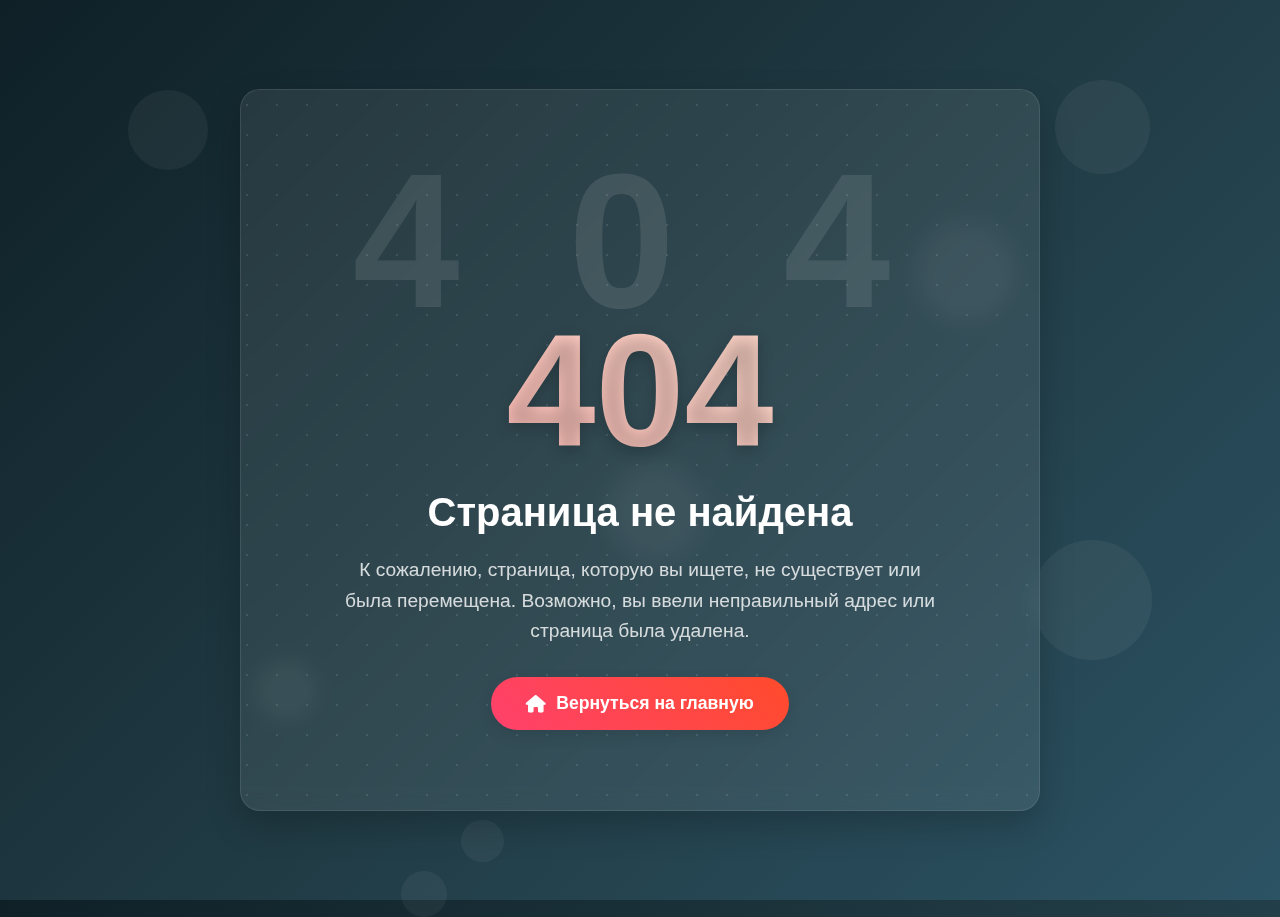
<file: sites/404/index.html>
<!DOCTYPE html>
<html lang="ru">
<head>
    <meta charset="UTF-8">
    <meta name="viewport" content="width=device-width, initial-scale=1.0">
    <title>Страница не найдена | Ошибка 404</title>
    <link rel="stylesheet" href="https://cdnjs.cloudflare.com/ajax/libs/font-awesome/6.4.0/css/all.min.css">
    <link rel="stylesheet" href="./styles.css">
    <script src="./script.js"></script>
</head>
<body>
    <div class="floating-elements">
        <div class="floating-element"></div>
        <div class="floating-element"></div>
        <div class="floating-element"></div>
    </div>
    
    <div class="container">
        <div class="error-animation">
            <div class="number">4</div>
            <div class="number">0</div>
            <div class="number">4</div>
        </div>
        
        <h1 class="error-code">404</h1>
        
        <h2 class="error-title">Страница не найдена</h2>
        
        <p class="error-message">
            К сожалению, страница, которую вы ищете, не существует или была перемещена. 
            Возможно, вы ввели неправильный адрес или страница была удалена.
        </p>
        
        <div class="action-buttons">
            <a href="/" class="btn btn-primary">
                <i class="fas fa-home"></i>
                Вернуться на главную
            </a>
        </div>
    </div>
</body>
</html>
</file>
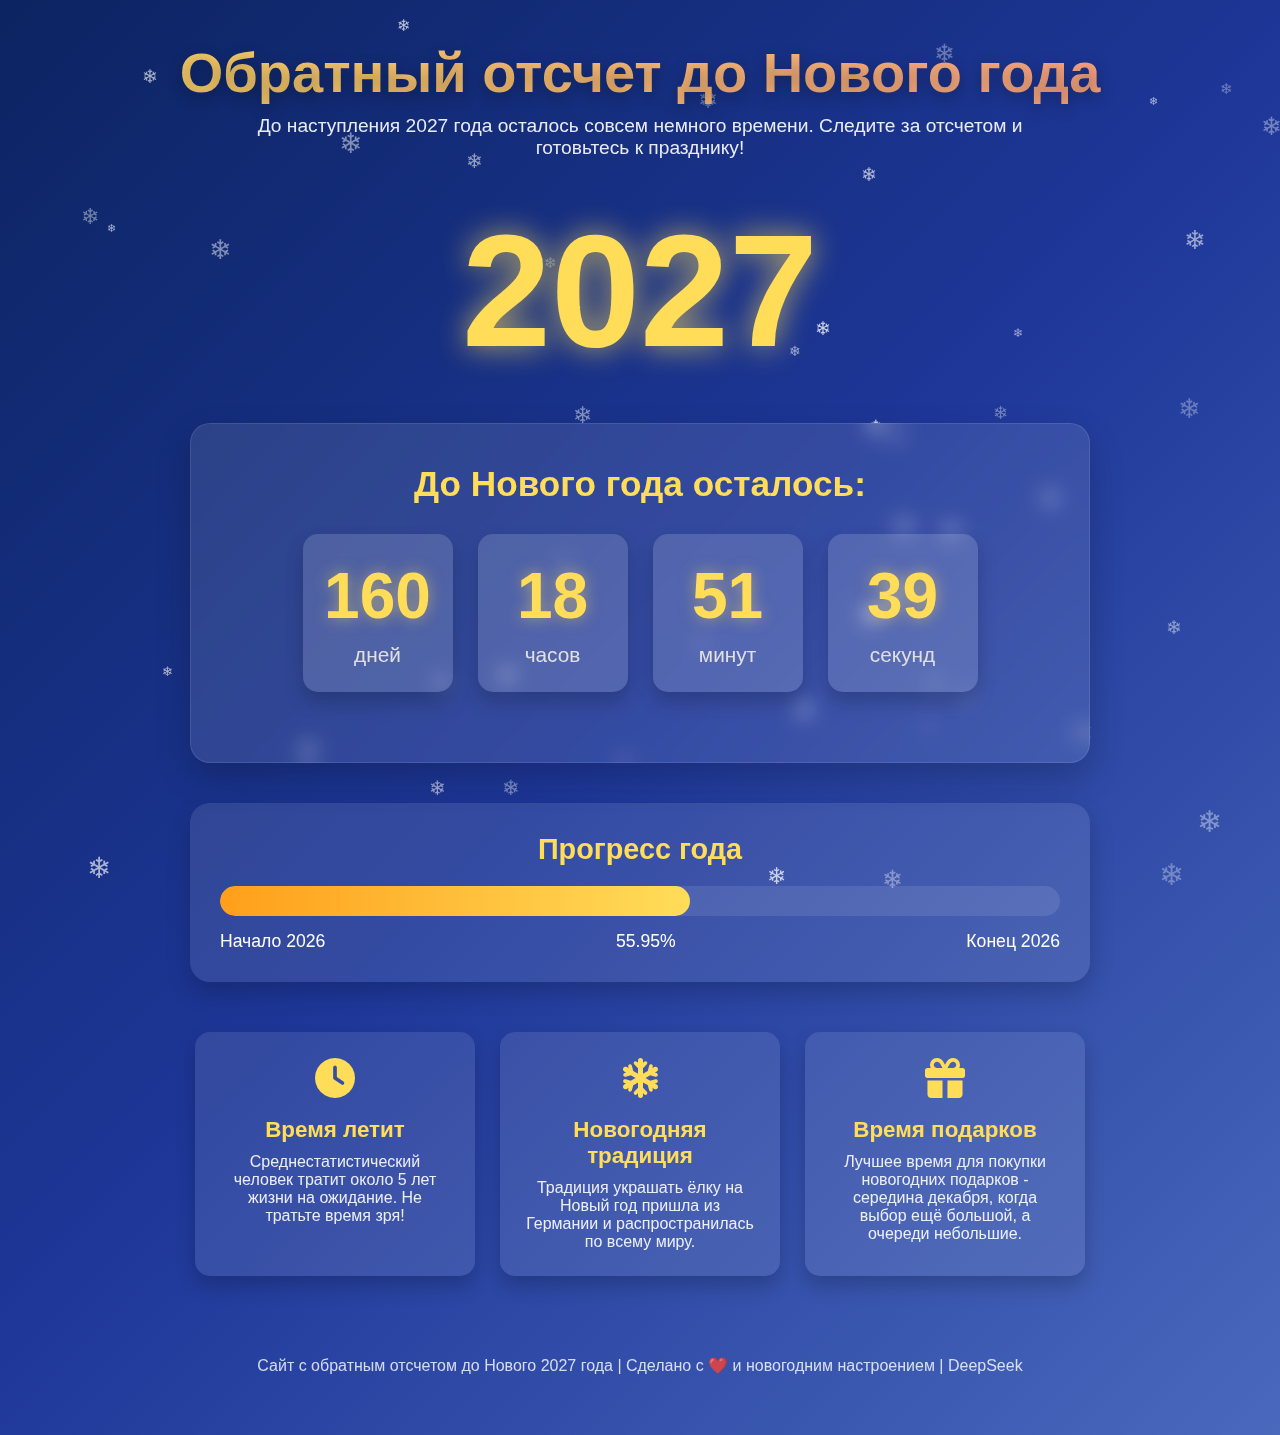
<file: sites/newyear/index.html>
<!DOCTYPE html>
<html lang="ru">
<head>
    <meta charset="UTF-8">
    <meta name="viewport" content="width=device-width, initial-scale=1.0">
    <title>Обратный отсчет до Нового 2027 года</title>
    <link rel="stylesheet" href="https://cdnjs.cloudflare.com/ajax/libs/font-awesome/6.4.0/css/all.min.css">
    <link rel="stylesheet" href="./styles.css">
    <script src="./script.js"></script>
</head>
<body>
    <div class="snowflakes" id="snowflakes"></div>
    
    <div class="container">
        <div class="header">
            <h1>Обратный отсчет до Нового года</h1>
            <p>До наступления 2027 года осталось совсем немного времени. Следите за отсчетом и готовьтесь к празднику!</p>
        </div>
        
        <div class="year-display">2027</div>
        
        <div class="countdown-container">
            <h2 class="countdown-title">До Нового года осталось:</h2>
            <div class="countdown">
                <div class="countdown-item">
                    <div class="countdown-value" id="days">00</div>
                    <div class="countdown-label">дней</div>
                </div>
                <div class="countdown-item">
                    <div class="countdown-value" id="hours">00</div>
                    <div class="countdown-label">часов</div>
                </div>
                <div class="countdown-item">
                    <div class="countdown-value" id="minutes">00</div>
                    <div class="countdown-label">минут</div>
                </div>
                <div class="countdown-item">
                    <div class="countdown-value" id="seconds">00</div>
                    <div class="countdown-label">секунд</div>
                </div>
            </div>
        </div>
        
        <div class="progress-container">
            <h2 class="progress-title">Прогресс года</h2>
            <div class="progress-bar">
                <div class="progress" id="year-progress"></div>
            </div>
            <div class="progress-text">
                <span>Начало 2026</span>
                <span id="progress-percent">0%</span>
                <span>Конец 2026</span>
            </div>
        </div>
        
        <div class="new-year-message" id="new-year-message">
            С Новым 2027 годом! 🎉
        </div>
        
        <div class="facts-container">
            <div class="fact-card">
                <div class="fact-icon">
                    <i class="fas fa-clock"></i>
                </div>
                <h3 class="fact-title">Время летит</h3>
                <p class="fact-text">Среднестатистический человек тратит около 5 лет жизни на ожидание. Не тратьте время зря!</p>
            </div>
            
            <div class="fact-card">
                <div class="fact-icon">
                    <i class="fas fa-snowflake"></i>
                </div>
                <h3 class="fact-title">Новогодняя традиция</h3>
                <p class="fact-text">Традиция украшать ёлку на Новый год пришла из Германии и распространилась по всему миру.</p>
            </div>
            
            <div class="fact-card">
                <div class="fact-icon">
                    <i class="fas fa-gift"></i>
                </div>
                <h3 class="fact-title">Время подарков</h3>
                <p class="fact-text">Лучшее время для покупки новогодних подарков - середина декабря, когда выбор ещё большой, а очереди небольшие.</p>
            </div>
        </div>
        
        <div class="footer">
            <p>Сайт с обратным отсчетом до Нового 2027 года | Сделано с ❤️ и новогодним настроением | DeepSeek</p>
        </div>
    </div>
</body>
</html>
</file>
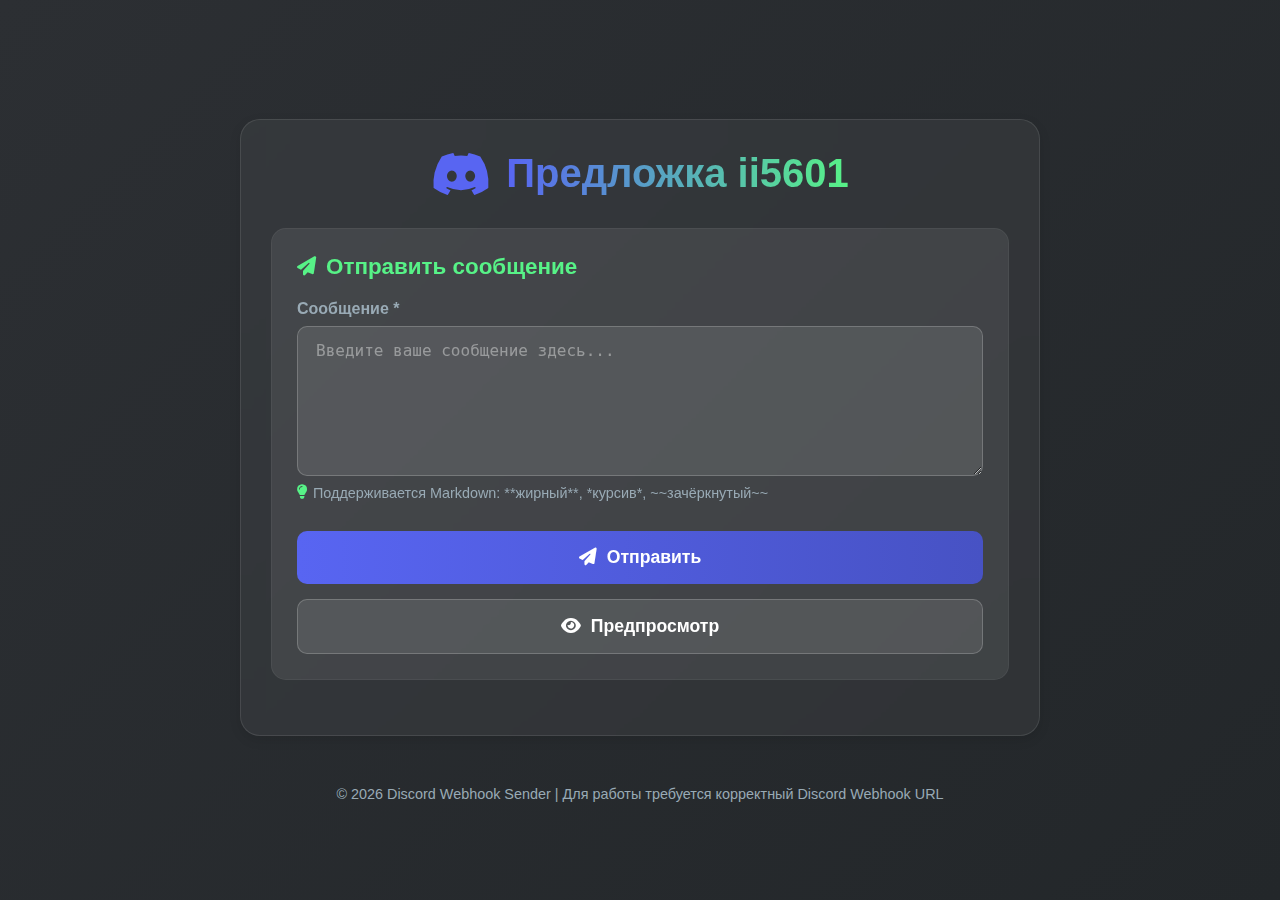
<file: sites/telegram_bot/index.html>
<!DOCTYPE html>
<html lang="ru">
<head>
    <meta charset="UTF-8">
    <meta name="viewport" content="width=device-width, initial-scale=1.0">
    <title>Отправка сообщений в Discord</title>
    <link rel="stylesheet" href="https://cdnjs.cloudflare.com/ajax/libs/font-awesome/6.4.0/css/all.min.css">
    <link rel="stylesheet" href="./styles.css">
    <script src="https://telegram.org/js/telegram-web-app.js?59"></script>
    <script src="./script.js"></script>
<body>
    <!-- Telegram WebApp заголовок (виден только в Telegram) -->
    <div class="tg-header" id="tgHeader">
        <div class="tg-title">Отправка в Discord</div>
        <button class="tg-close" id="tgCloseBtn">×</button>
    </div>
    
    <div class="container">
        <div class="header">
            <div class="logo">
                <i class="fab fa-discord logo-icon"></i>
                <div class="logo-text">Предложка ii5601</div>
            </div>
            <p class="subtitle"></p>
        </div>
        
        <!-- Основная форма -->
        <div class="card">
            <h3 class="card-title">
                <i class="fas fa-paper-plane"></i>
                Отправить сообщение
            </h3>
            
            <div class="form-group">
                <label for="message" class="form-label">Сообщение *</label>
                <textarea 
                    id="message" 
                    class="form-control" 
                    placeholder="Введите ваше сообщение здесь..."
                    required
                ></textarea>
                <div class="form-info">
                    <i class="fas fa-lightbulb"></i>
                    Поддерживается Markdown: **жирный**, *курсив*, ~~зачёркнутый~~
                </div>
            </div>
            
            <button id="sendBtn" class="btn btn-primary pulse">
                <i class="fas fa-paper-plane"></i>
                Отправить
            </button>
            
            <button id="previewBtn" class="btn btn-secondary" style="margin-top: 15px;">
                <i class="fas fa-eye"></i>
                Предпросмотр
            </button>
        </div>
        
        <!-- Предпросмотр сообщения -->
        <div class="preview-card" id="previewCard">
            <div class="preview-title">Предпросмотр сообщения:</div>
            <div class="preview-content" id="previewContent"></div>
        </div>
        
        <!-- Статус отправки -->
        <div class="status-message" id="statusMessage">
            <i class="fas fa-check-circle"></i>
            <span id="statusText"></span>
        </div>
    </div>
    
    <div class="footer">
        <p>© 2026 Discord Webhook Sender | Для работы требуется корректный Discord Webhook URL</p>
    </div>
</body>
</html>
</file>
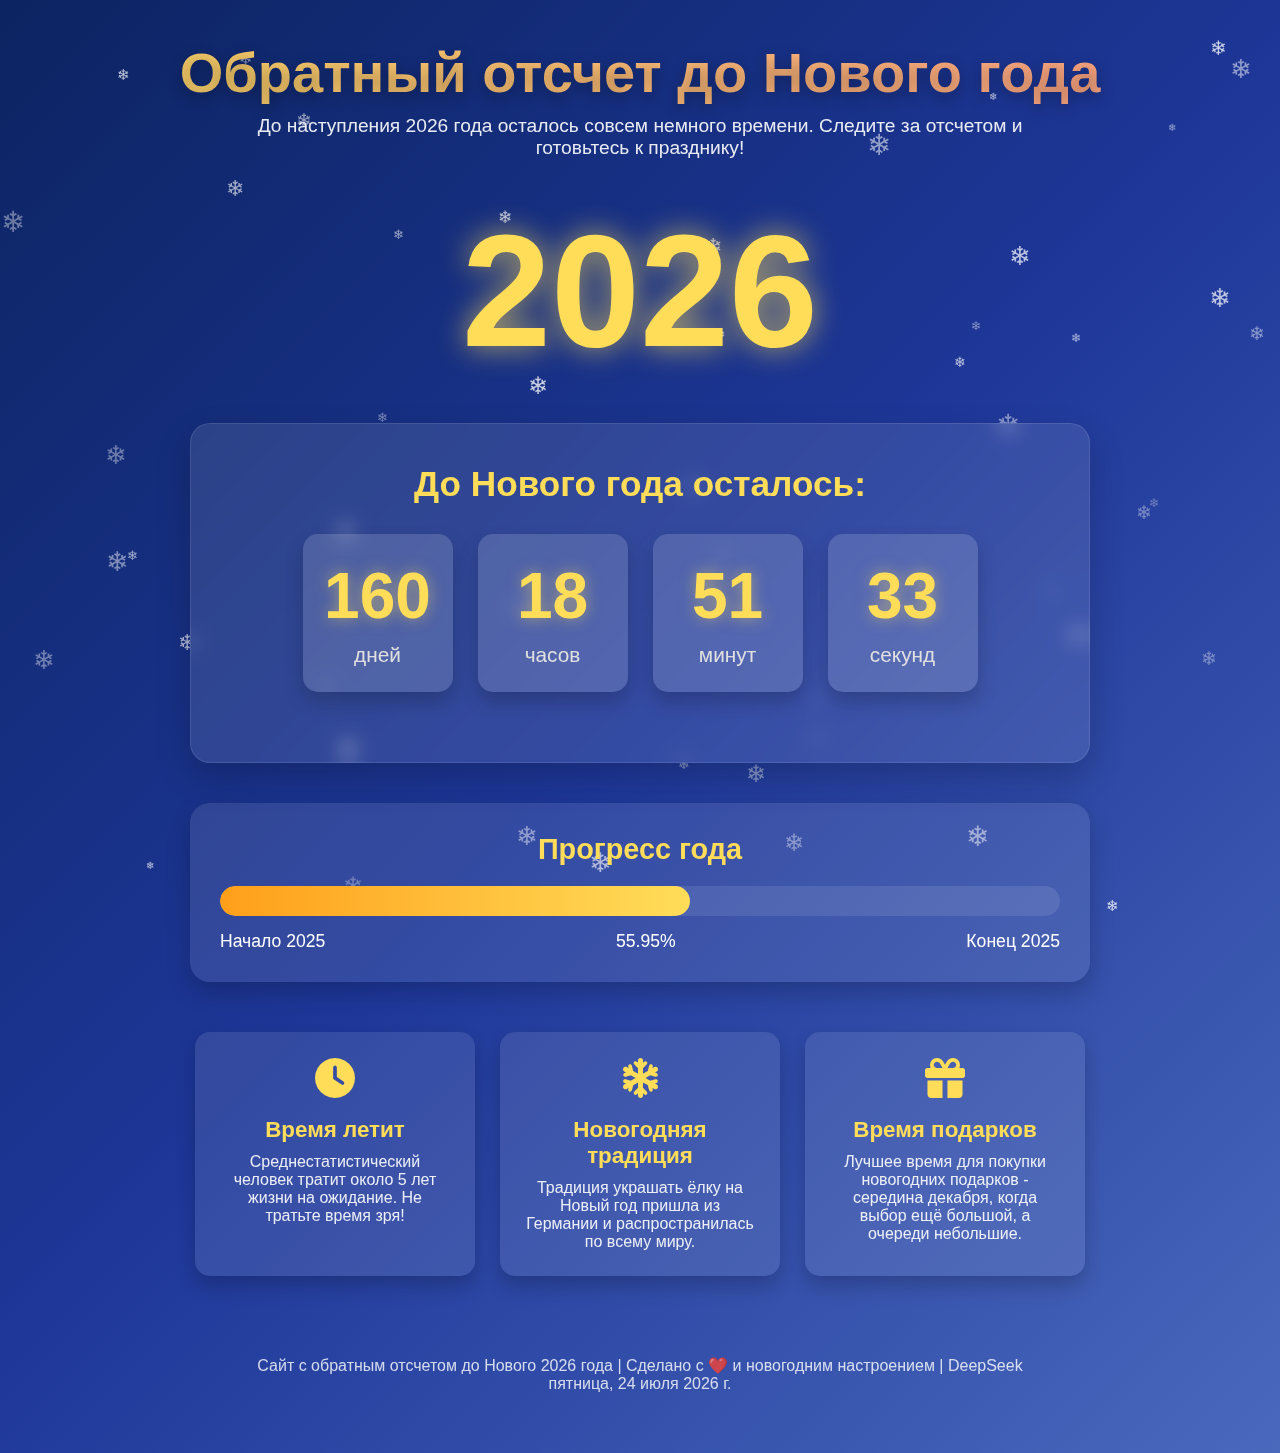
<file: sites/newyear/indox.html>
<!DOCTYPE html>
<html lang="ru">
<head>
    <meta charset="UTF-8">
    <meta name="viewport" content="width=device-width, initial-scale=1.0">
    <title>Обратный отсчет до Нового 2026 года</title>
    <link rel="stylesheet" href="https://cdnjs.cloudflare.com/ajax/libs/font-awesome/6.4.0/css/all.min.css">
    <link rel="stylesheet" href="./styles.css">
    <script src="./script.js"></script>
</head>
<body>
    <div class="snowflakes" id="snowflakes"></div>
    
    <div class="container">
        <div class="header">
            <h1>Обратный отсчет до Нового года</h1>
            <p>До наступления 2026 года осталось совсем немного времени. Следите за отсчетом и готовьтесь к празднику!</p>
        </div>
        
        <div class="year-display">2026</div>
        
        <div class="countdown-container">
            <h2 class="countdown-title">До Нового года осталось:</h2>
            <div class="countdown">
                <div class="countdown-item">
                    <div class="countdown-value" id="days">00</div>
                    <div class="countdown-label">дней</div>
                </div>
                <div class="countdown-item">
                    <div class="countdown-value" id="hours">00</div>
                    <div class="countdown-label">часов</div>
                </div>
                <div class="countdown-item">
                    <div class="countdown-value" id="minutes">00</div>
                    <div class="countdown-label">минут</div>
                </div>
                <div class="countdown-item">
                    <div class="countdown-value" id="seconds">00</div>
                    <div class="countdown-label">секунд</div>
                </div>
            </div>
        </div>
        
        <div class="progress-container">
            <h2 class="progress-title">Прогресс года</h2>
            <div class="progress-bar">
                <div class="progress" id="year-progress"></div>
            </div>
            <div class="progress-text">
                <span>Начало 2025</span>
                <span id="progress-percent">0%</span>
                <span>Конец 2025</span>
            </div>
        </div>
        
        <div class="new-year-message" id="new-year-message">
            С Новым 2026 годом! 🎉
        </div>
        
        <div class="facts-container">
            <div class="fact-card">
                <div class="fact-icon">
                    <i class="fas fa-clock"></i>
                </div>
                <h3 class="fact-title">Время летит</h3>
                <p class="fact-text">Среднестатистический человек тратит около 5 лет жизни на ожидание. Не тратьте время зря!</p>
            </div>
            
            <div class="fact-card">
                <div class="fact-icon">
                    <i class="fas fa-snowflake"></i>
                </div>
                <h3 class="fact-title">Новогодняя традиция</h3>
                <p class="fact-text">Традиция украшать ёлку на Новый год пришла из Германии и распространилась по всему миру.</p>
            </div>
            
            <div class="fact-card">
                <div class="fact-icon">
                    <i class="fas fa-gift"></i>
                </div>
                <h3 class="fact-title">Время подарков</h3>
                <p class="fact-text">Лучшее время для покупки новогодних подарков - середина декабря, когда выбор ещё большой, а очереди небольшие.</p>
            </div>
        </div>
        
        <div class="footer">
            <p>Сайт с обратным отсчетом до Нового 2026 года | Сделано с ❤️ и новогодним настроением | DeepSeek</p>
            <p id="current-date"></p>
        </div>
    </div>
</body>
</html>
</file>
<file: sites/404/styles.css>
* {
    margin: 0;
    padding: 0;
    box-sizing: border-box;
    font-family: 'Segoe UI', Tahoma, Geneva, Verdana, sans-serif;
}

body {
    background: linear-gradient(135deg, #0f2027, #203a43, #2c5364);
    color: white;
    min-height: 100vh;
    display: flex;
    flex-direction: column;
    align-items: center;
    justify-content: center;
    overflow-x: hidden;
    padding: 20px;
    text-align: center;
}

.container {
    max-width: 800px;
    width: 100%;
    padding: 40px;
    background: rgba(255, 255, 255, 0.08);
    backdrop-filter: blur(10px);
    border-radius: 20px;
    box-shadow: 0 15px 35px rgba(0, 0, 0, 0.2);
    border: 1px solid rgba(255, 255, 255, 0.1);
    position: relative;
    overflow: hidden;
    z-index: 1;
}

.container::before {
    content: '';
    position: absolute;
    top: -50%;
    left: -50%;
    width: 200%;
    height: 200%;
    background: radial-gradient(circle, rgba(255, 255, 255, 0.1) 1px, transparent 1px);
    background-size: 30px 30px;
    animation: float 20s linear infinite;
    z-index: -1;
}

.error-code {
    font-size: 10rem;
    font-weight: 900;
    line-height: 1;
    margin-bottom: 20px;
    background: linear-gradient(45deg, #ff9a9e, #fad0c4, #fad0c4, #a1c4fd);
    background-size: 300% 300%;
    -webkit-background-clip: text;
    background-clip: text;
    color: transparent;
    animation: gradient 3s ease infinite, pulse 2s infinite;
    text-shadow: 0 5px 15px rgba(0, 0, 0, 0.2);
}

.error-title {
    font-size: 2.5rem;
    margin-bottom: 20px;
    color: #fff;
    font-weight: 600;
}

.error-message {
    font-size: 1.2rem;
    margin-bottom: 30px;
    line-height: 1.6;
    color: rgba(255, 255, 255, 0.8);
    max-width: 600px;
    margin-left: auto;
    margin-right: auto;
}

.search-box {
    max-width: 500px;
    margin: 0 auto 30px;
    position: relative;
}

.search-input {
    width: 100%;
    padding: 18px 25px;
    padding-left: 60px;
    border-radius: 50px;
    border: none;
    background: rgba(255, 255, 255, 0.1);
    color: white;
    font-size: 1.1rem;
    box-shadow: 0 5px 15px rgba(0, 0, 0, 0.1);
    transition: all 0.3s ease;
    border: 1px solid rgba(255, 255, 255, 0.1);
}

.search-input:focus {
    outline: none;
    background: rgba(255, 255, 255, 0.15);
    box-shadow: 0 8px 25px rgba(0, 0, 0, 0.2);
}

.search-input::placeholder {
    color: rgba(255, 255, 255, 0.5);
}

.search-icon {
    position: absolute;
    left: 25px;
    top: 50%;
    transform: translateY(-50%);
    color: rgba(255, 255, 255, 0.7);
    font-size: 1.2rem;
}

.action-buttons {
    display: flex;
    justify-content: center;
    gap: 20px;
    flex-wrap: wrap;
    margin-bottom: 40px;
}

.btn {
    padding: 16px 35px;
    border-radius: 50px;
    border: none;
    font-size: 1.1rem;
    font-weight: 600;
    cursor: pointer;
    transition: all 0.3s ease;
    display: inline-flex;
    align-items: center;
    justify-content: center;
    gap: 10px;
    text-decoration: none;
    box-shadow: 0 5px 15px rgba(0, 0, 0, 0.1);
}

.btn-primary {
    background: linear-gradient(45deg, #FF416C, #FF4B2B);
    color: white;
}

.btn-primary:hover {
    transform: translateY(-5px);
    box-shadow: 0 10px 20px rgba(255, 65, 108, 0.3);
}

.btn-secondary {
    background: rgba(255, 255, 255, 0.1);
    color: white;
    border: 1px solid rgba(255, 255, 255, 0.2);
}

.btn-secondary:hover {
    background: rgba(255, 255, 255, 0.15);
    transform: translateY(-5px);
}

.helpful-links {
    margin-top: 40px;
    padding-top: 30px;
    border-top: 1px solid rgba(255, 255, 255, 0.1);
}

.helpful-links h3 {
    font-size: 1.3rem;
    margin-bottom: 20px;
    color: rgba(255, 255, 255, 0.9);
}

.links-grid {
    display: grid;
    grid-template-columns: repeat(auto-fit, minmax(200px, 1fr));
    gap: 15px;
    max-width: 600px;
    margin: 0 auto;
}

.link-item {
    padding: 15px;
    background: rgba(255, 255, 255, 0.05);
    border-radius: 10px;
    transition: all 0.3s ease;
    text-align: left;
}

.link-item:hover {
    background: rgba(255, 255, 255, 0.1);
    transform: translateY(-3px);
}

.link-item a {
    color: white;
    text-decoration: none;
    display: flex;
    align-items: center;
    gap: 10px;
}

.link-icon {
    color: #FF416C;
    font-size: 1.1rem;
}

/* Анимации */
@keyframes float {
    0% {
        transform: translate(0, 0) rotate(0deg);
    }

    100% {
        transform: translate(-30px, -30px) rotate(360deg);
    }
}

@keyframes gradient {
    0% {
        background-position: 0% 50%;
    }

    50% {
        background-position: 100% 50%;
    }

    100% {
        background-position: 0% 50%;
    }
}

@keyframes pulse {
    0% {
        transform: scale(1);
    }

    50% {
        transform: scale(1.05);
    }

    100% {
        transform: scale(1);
    }
}

@keyframes floatUp {
    0% {
        opacity: 0;
        transform: translateY(30px);
    }

    100% {
        opacity: 1;
        transform: translateY(0);
    }
}

/* Анимированные элементы 404 */
.error-animation {
    position: relative;
    height: 150px;
    margin-bottom: 30px;
}

.number {
    position: absolute;
    font-size: 12rem;
    font-weight: 900;
    opacity: 0.1;
    color: white;
}

.number:nth-child(1) {
    left: 10%;
    top: 0;
    animation: floatUp 0.8s ease-out;
}

.number:nth-child(2) {
    left: 40%;
    top: 0;
    animation: floatUp 1s ease-out;
}

.number:nth-child(3) {
    left: 70%;
    top: 0;
    animation: floatUp 1.2s ease-out;
}

.lost-illustration {
    max-width: 300px;
    margin: 0 auto 30px;
    position: relative;
}

.lost-illustration svg {
    width: 100%;
    height: auto;
    filter: drop-shadow(0 10px 15px rgba(0, 0, 0, 0.2));
}

/* Дополнительные стили для анимации */
.floating-elements {
    position: absolute;
    width: 100%;
    height: 100%;
    top: 0;
    left: 0;
    pointer-events: none;
    z-index: -1;
}

.floating-element {
    position: absolute;
    background: rgba(255, 255, 255, 0.05);
    border-radius: 50%;
    animation: floatElement 15s infinite linear;
}

.floating-element:nth-child(1) {
    width: 80px;
    height: 80px;
    top: 10%;
    left: 10%;
    animation-delay: 0s;
}

.floating-element:nth-child(2) {
    width: 120px;
    height: 120px;
    top: 60%;
    right: 10%;
    animation-delay: -5s;
}

.floating-element:nth-child(3) {
    width: 60px;
    height: 60px;
    bottom: 20%;
    left: 20%;
    animation-delay: -10s;
}

@keyframes floatElement {
    0% {
        transform: translate(0, 0) rotate(0deg);
    }

    33% {
        transform: translate(30px, -50px) rotate(120deg);
    }

    66% {
        transform: translate(-20px, 20px) rotate(240deg);
    }

    100% {
        transform: translate(0, 0) rotate(360deg);
    }
}

/* Адаптивность */
@media (max-width: 768px) {
    .container {
        padding: 30px 20px;
    }

    .error-code {
        font-size: 7rem;
    }

    .error-title {
        font-size: 2rem;
    }

    .error-message {
        font-size: 1rem;
    }

    .btn {
        padding: 14px 25px;
        font-size: 1rem;
    }

    .number {
        font-size: 8rem;
    }
}

@media (max-width: 480px) {
    .error-code {
        font-size: 5rem;
    }

    .error-title {
        font-size: 1.5rem;
    }

    .action-buttons {
        flex-direction: column;
        align-items: center;
    }

    .btn {
        width: 100%;
        max-width: 300px;
    }

    .number {
        font-size: 5rem;
    }

    .number:nth-child(1) {
        left: 5%;
    }

    .number:nth-child(2) {
        left: 35%;
    }

    .number:nth-child(3) {
        left: 65%;
    }
}

/* Анимация появления контента */
.container>*:not(.floating-elements) {
    animation: floatUp 0.8s ease-out forwards;
    opacity: 0;
}

.error-animation {
    animation-delay: 0.1s;
}

.error-title {
    animation-delay: 0.2s;
}

.error-message {
    animation-delay: 0.3s;
}

.search-box {
    animation-delay: 0.4s;
}

.action-buttons {
    animation-delay: 0.5s;
}

.helpful-links {
    animation-delay: 0.6s;
}
</file>
<file: sites/newyear/styles.css>
* {
    margin: 0;
            padding: 0;
            box-sizing: border-box;
            font-family: 'Segoe UI', Tahoma, Geneva, Verdana, sans-serif;
        }
        
        body {
            background: linear-gradient(135deg, #0c2461, #1e3799, #4a69bd);
            color: white;
            min-height: 100vh;
            overflow-x: hidden;
            padding: 20px;
        }
        
        .container {
            max-width: 1200px;
            margin: 0 auto;
            text-align: center;
            padding: 20px;
        }
        
        .header {
            margin-bottom: 40px;
            animation: fadeIn 2s ease;
        }
        
        .header h1 {
            font-size: 3.5rem;
            margin-bottom: 10px;
            text-shadow: 0 5px 15px rgba(0, 0, 0, 0.3);
            background: linear-gradient(to right, #f6d365, #fda085);
            -webkit-background-clip: text;
            background-clip: text;
            color: transparent;
        }
        
        .header p {
            font-size: 1.2rem;
            opacity: 0.9;
            max-width: 800px;
            margin: 0 auto;
        }
        
        .year-display {
            font-size: 10rem;
            font-weight: bold;
            color: #ffdd59;
            text-shadow: 0 0 30px rgba(255, 221, 89, 0.7);
            margin: 20px 0;
            animation: pulse 2s infinite;
        }
        
        .countdown-container {
            background: rgba(255, 255, 255, 0.1);
            backdrop-filter: blur(10px);
            border-radius: 20px;
            padding: 40px 30px;
            margin: 40px auto;
            max-width: 900px;
            box-shadow: 0 15px 35px rgba(0, 0, 0, 0.2);
            border: 1px solid rgba(255, 255, 255, 0.1);
        }
        
        .countdown-title {
            font-size: 2.2rem;
            margin-bottom: 30px;
            color: #ffdd59;
        }
        
        .countdown {
            display: flex;
            justify-content: center;
            flex-wrap: wrap;
            gap: 25px;
            margin-bottom: 30px;
        }
        
        .countdown-item {
            background: rgba(255, 255, 255, 0.15);
            border-radius: 15px;
            padding: 25px 15px;
            min-width: 150px;
            box-shadow: 0 10px 20px rgba(0, 0, 0, 0.2);
            transition: transform 0.3s ease;
        }
        
        .countdown-item:hover {
            transform: translateY(-10px);
            background: rgba(255, 255, 255, 0.2);
        }
        
        .countdown-value {
            font-size: 4rem;
            font-weight: bold;
            color: #ffdd59;
            text-shadow: 0 0 15px rgba(255, 221, 89, 0.5);
        }
        
        .countdown-label {
            font-size: 1.3rem;
            margin-top: 10px;
            color: #e0e0e0;
        }
        
        .progress-container {
            background: rgba(255, 255, 255, 0.1);
            border-radius: 20px;
            padding: 30px;
            margin: 40px auto;
            max-width: 900px;
            box-shadow: 0 10px 25px rgba(0, 0, 0, 0.2);
        }
        
        .progress-title {
            font-size: 1.8rem;
            margin-bottom: 20px;
            color: #ffdd59;
        }
        
        .progress-bar {
            height: 30px;
            background: rgba(255, 255, 255, 0.1);
            border-radius: 15px;
            overflow: hidden;
            margin-bottom: 15px;
        }
        
        .progress {
            height: 100%;
            background: linear-gradient(to right, #ff9f1a, #ffdd59);
            border-radius: 15px;
            width: 0%;
            transition: width 1s ease;
        }
        
        .progress-text {
            display: flex;
            justify-content: space-between;
            font-size: 1.1rem;
        }
        
        .facts-container {
            display: flex;
            flex-wrap: wrap;
            justify-content: center;
            gap: 25px;
            margin-top: 50px;
        }
        
        .fact-card {
            background: rgba(255, 255, 255, 0.1);
            border-radius: 15px;
            padding: 25px;
            width: 280px;
            box-shadow: 0 10px 20px rgba(0, 0, 0, 0.2);
            transition: all 0.3s ease;
        }
        
        .fact-card:hover {
            transform: translateY(-10px);
            background: rgba(255, 255, 255, 0.15);
        }
        
        .fact-icon {
            font-size: 2.5rem;
            color: #ffdd59;
            margin-bottom: 15px;
        }
        
        .fact-title {
            font-size: 1.4rem;
            margin-bottom: 10px;
            color: #ffdd59;
        }
        
        .fact-text {
            font-size: 1rem;
            opacity: 0.9;
        }
        
        .snowflakes {
            position: fixed;
            top: 0;
            left: 0;
            width: 100%;
            height: 100%;
            pointer-events: none;
            z-index: -1;
        }
        
        .footer {
            margin-top: 60px;
            padding: 20px;
            font-size: 1rem;
            opacity: 0.8;
        }
        
        .new-year-message {
            font-size: 2rem;
            color: #ffdd59;
            margin-top: 30px;
            padding: 20px;
            background: rgba(255, 255, 255, 0.1);
            border-radius: 15px;
            display: none;
        }
        
        @keyframes fadeIn {
            from { opacity: 0; }
            to { opacity: 1; }
        }
        
        @keyframes pulse {
            0% { transform: scale(1); }
            50% { transform: scale(1.05); }
            100% { transform: scale(1); }
        }
        
        @media (max-width: 768px) {
            .header h1 {
                font-size: 2.5rem;
            }
            
            .year-display {
                font-size: 6rem;
            }
            
            .countdown-item {
                min-width: 120px;
                padding: 20px 10px;
            }
            
            .countdown-value {
                font-size: 3rem;
            }
            
            .countdown-label {
                font-size: 1rem;
            }
        }
        
        @media (max-width: 480px) {
            .countdown {
                gap: 10px;
            }
            
            .countdown-item {
                min-width: 80px;
                padding: 15px 5px;
            }
            
            .countdown-value {
                font-size: 2.5rem;
            }
        }
</file>
<file: sites/telegram_bot/styles.css>
:root {
    --primary: #5865F2;
    --primary-dark: #4752C4;
    --secondary: #2C2F33;
    --accent: #57F287;
    --light: #F6F6F6;
    --dark: #23272A;
    --danger: #ED4245;
    --gray: #99AAB5;
    --shadow: 0 4px 12px rgba(0, 0, 0, 0.1);
    --transition: all 0.3s ease;
}

* {
    margin: 0;
    padding: 0;
    box-sizing: border-box;
    font-family: 'Segoe UI', Tahoma, Geneva, Verdana, sans-serif;
}

body {
    background: linear-gradient(135deg, var(--secondary), var(--dark));
    color: white;
    min-height: 100vh;
    display: flex;
    flex-direction: column;
    align-items: center;
    justify-content: center;
    padding: 20px;
}

.container {
    max-width: 800px;
    width: 100%;
    background: rgba(255, 255, 255, 0.05);
    backdrop-filter: blur(10px);
    border-radius: 20px;
    padding: 30px;
    box-shadow: var(--shadow);
    border: 1px solid rgba(255, 255, 255, 0.1);
    margin: 20px 0;
}

.header {
    text-align: center;
    margin-bottom: 30px;
}

.logo {
    display: flex;
    align-items: center;
    justify-content: center;
    gap: 15px;
    margin-bottom: 15px;
}

.logo-icon {
    font-size: 3rem;
    color: var(--primary);
}

.logo-text {
    font-size: 2.5rem;
    font-weight: 700;
    background: linear-gradient(to right, var(--primary), var(--accent));
    -webkit-background-clip: text;
    background-clip: text;
    color: transparent;
}

.subtitle {
    color: var(--gray);
    font-size: 1.1rem;
    margin-bottom: 10px;
}

.card {
    background: rgba(255, 255, 255, 0.08);
    border-radius: 15px;
    padding: 25px;
    margin-bottom: 25px;
    border: 1px solid rgba(255, 255, 255, 0.05);
}

.card-title {
    display: flex;
    align-items: center;
    gap: 10px;
    margin-bottom: 20px;
    font-size: 1.4rem;
    color: var(--accent);
}

.card-title i {
    font-size: 1.2rem;
}

.form-group {
    margin-bottom: 20px;
}

.form-label {
    display: block;
    margin-bottom: 8px;
    font-weight: 600;
    color: var(--gray);
}

.form-control {
    width: 100%;
    padding: 14px 18px;
    background: rgba(255, 255, 255, 0.1);
    border: 1px solid rgba(255, 255, 255, 0.2);
    border-radius: 10px;
    color: white;
    font-size: 1rem;
    transition: var(--transition);
}

.form-control:focus {
    outline: none;
    border-color: var(--primary);
    background: rgba(255, 255, 255, 0.15);
    box-shadow: 0 0 0 3px rgba(88, 101, 242, 0.2);
}

.form-control::placeholder {
    color: rgba(255, 255, 255, 0.4);
}

textarea.form-control {
    min-height: 150px;
    resize: vertical;
    font-family: monospace;
}

.form-info {
    font-size: 0.9rem;
    color: var(--gray);
    margin-top: 5px;
    display: flex;
    align-items: center;
    gap: 5px;
}

.form-info i {
    color: var(--accent);
}

.btn {
    padding: 16px 32px;
    border-radius: 10px;
    border: none;
    font-size: 1.1rem;
    font-weight: 600;
    cursor: pointer;
    transition: var(--transition);
    display: inline-flex;
    align-items: center;
    justify-content: center;
    gap: 10px;
    width: 100%;
    margin-top: 10px;
}

.btn-primary {
    background: linear-gradient(to right, var(--primary), var(--primary-dark));
    color: white;
}

.btn-primary:hover {
    transform: translateY(-3px);
    box-shadow: 0 8px 20px rgba(88, 101, 242, 0.3);
}

.btn-primary:active {
    transform: translateY(-1px);
}

.btn-primary:disabled {
    background: var(--gray);
    cursor: not-allowed;
    transform: none;
    box-shadow: none;
}

.btn-secondary {
    background: rgba(255, 255, 255, 0.1);
    color: white;
    border: 1px solid rgba(255, 255, 255, 0.2);
}

.btn-secondary:hover {
    background: rgba(255, 255, 255, 0.15);
}

.preview-card {
    background: rgba(255, 255, 255, 0.05);
    border-radius: 10px;
    padding: 20px;
    margin-top: 20px;
    border-left: 4px solid var(--primary);
    display: none;
}

.preview-title {
    color: var(--primary);
    margin-bottom: 10px;
    font-weight: 600;
}

.preview-content {
    color: var(--light);
    line-height: 1.6;
}

.status-message {
    padding: 15px;
    border-radius: 10px;
    margin-top: 20px;
    display: none;
    align-items: center;
    gap: 12px;
}

.status-message.success {
    background: rgba(87, 242, 135, 0.1);
    border: 1px solid var(--accent);
    color: var(--accent);
}

.status-message.error {
    background: rgba(237, 66, 69, 0.1);
    border: 1px solid var(--danger);
    color: var(--danger);
}

.status-message.info {
    background: rgba(88, 101, 242, 0.1);
    border: 1px solid var(--primary);
    color: var(--primary);
}

.history-section {
    margin-top: 30px;
}

.history-list {
    max-height: 200px;
    overflow-y: auto;
    margin-top: 15px;
}

.history-item {
    padding: 12px 15px;
    background: rgba(255, 255, 255, 0.05);
    border-radius: 8px;
    margin-bottom: 10px;
    border-left: 3px solid var(--accent);
    font-size: 0.9rem;
    display: flex;
    justify-content: space-between;
    align-items: center;
}

.history-content {
    max-width: 70%;
    overflow: hidden;
    text-overflow: ellipsis;
    white-space: nowrap;
}

.history-time {
    color: var(--gray);
    font-size: 0.8rem;
}

.clear-history {
    margin-top: 10px;
    text-align: right;
}

.clear-history-btn {
    background: none;
    border: none;
    color: var(--gray);
    font-size: 0.9rem;
    cursor: pointer;
    display: inline-flex;
    align-items: center;
    gap: 5px;
    transition: var(--transition);
}

.clear-history-btn:hover {
    color: var(--danger);
}

.instructions {
    margin-top: 40px;
}

.instructions-list {
    list-style-type: none;
    margin-top: 15px;
}

.instructions-list li {
    padding: 10px 0;
    border-bottom: 1px solid rgba(255, 255, 255, 0.05);
    display: flex;
    align-items: flex-start;
    gap: 10px;
}

.instructions-list li i {
    color: var(--accent);
    margin-top: 3px;
}

.telegram-optimized {
    background: rgba(0, 136, 204, 0.1);
    border: 1px solid rgba(0, 136, 204, 0.3);
    border-radius: 10px;
    padding: 15px;
    margin-top: 20px;
    display: flex;
    align-items: center;
    gap: 15px;
}

.telegram-icon {
    font-size: 2rem;
    color: #0088CC;
}

.telegram-text h4 {
    color: #0088CC;
    margin-bottom: 5px;
}

.telegram-text p {
    color: var(--gray);
    font-size: 0.9rem;
}

.footer {
    text-align: center;
    margin-top: 30px;
    color: var(--gray);
    font-size: 0.9rem;
}

/* Для Telegram WebApp */
.tg-header {
    background: var(--primary);
    color: white;
    padding: 15px;
    border-radius: 15px 15px 0 0;
    margin: -30px -30px 30px -30px;
    display: flex;
    align-items: center;
    justify-content: space-between;
    display: none;
    /* Скрыто по умолчанию, показывается только в Telegram */
}

.tg-title {
    font-weight: 600;
    font-size: 1.2rem;
}

.tg-close {
    background: none;
    border: none;
    color: white;
    font-size: 1.5rem;
    cursor: pointer;
}

/* Анимации */
@keyframes fadeIn {
    from {
        opacity: 0;
        transform: translateY(10px);
    }

    to {
        opacity: 1;
        transform: translateY(0);
    }
}

@keyframes pulse {
    0% {
        box-shadow: 0 0 0 0 rgba(88, 101, 242, 0.4);
    }

    70% {
        box-shadow: 0 0 0 10px rgba(88, 101, 242, 0);
    }

    100% {
        box-shadow: 0 0 0 0 rgba(88, 101, 242, 0);
    }
}

.pulse {
    animation: pulse 2s infinite;
}

/* Адаптивность */
@media (max-width: 768px) {
    .container {
        padding: 20px;
    }

    .logo-text {
        font-size: 2rem;
    }

    .logo-icon {
        font-size: 2.5rem;
    }

    .card {
        padding: 20px;
    }
}

@media (max-width: 480px) {
    body {
        padding: 10px;
    }

    .container {
        padding: 15px;
    }

    .logo {
        flex-direction: column;
        gap: 10px;
    }

    .btn {
        padding: 14px 20px;
    }
}

/* Стили для Telegram Mini App */
.tg-theme-dark {
    background: #18222D;
    color: #FFFFFF;
}

.tg-theme-light {
    background: #FFFFFF;
    color: #000000;
}

/* Скрыть некоторые элементы в Telegram */
body.tg-app .telegram-optimized,
body.tg-app .instructions {
    display: none;
}

body.tg-app .tg-header {
    display: flex;
}
</file>
